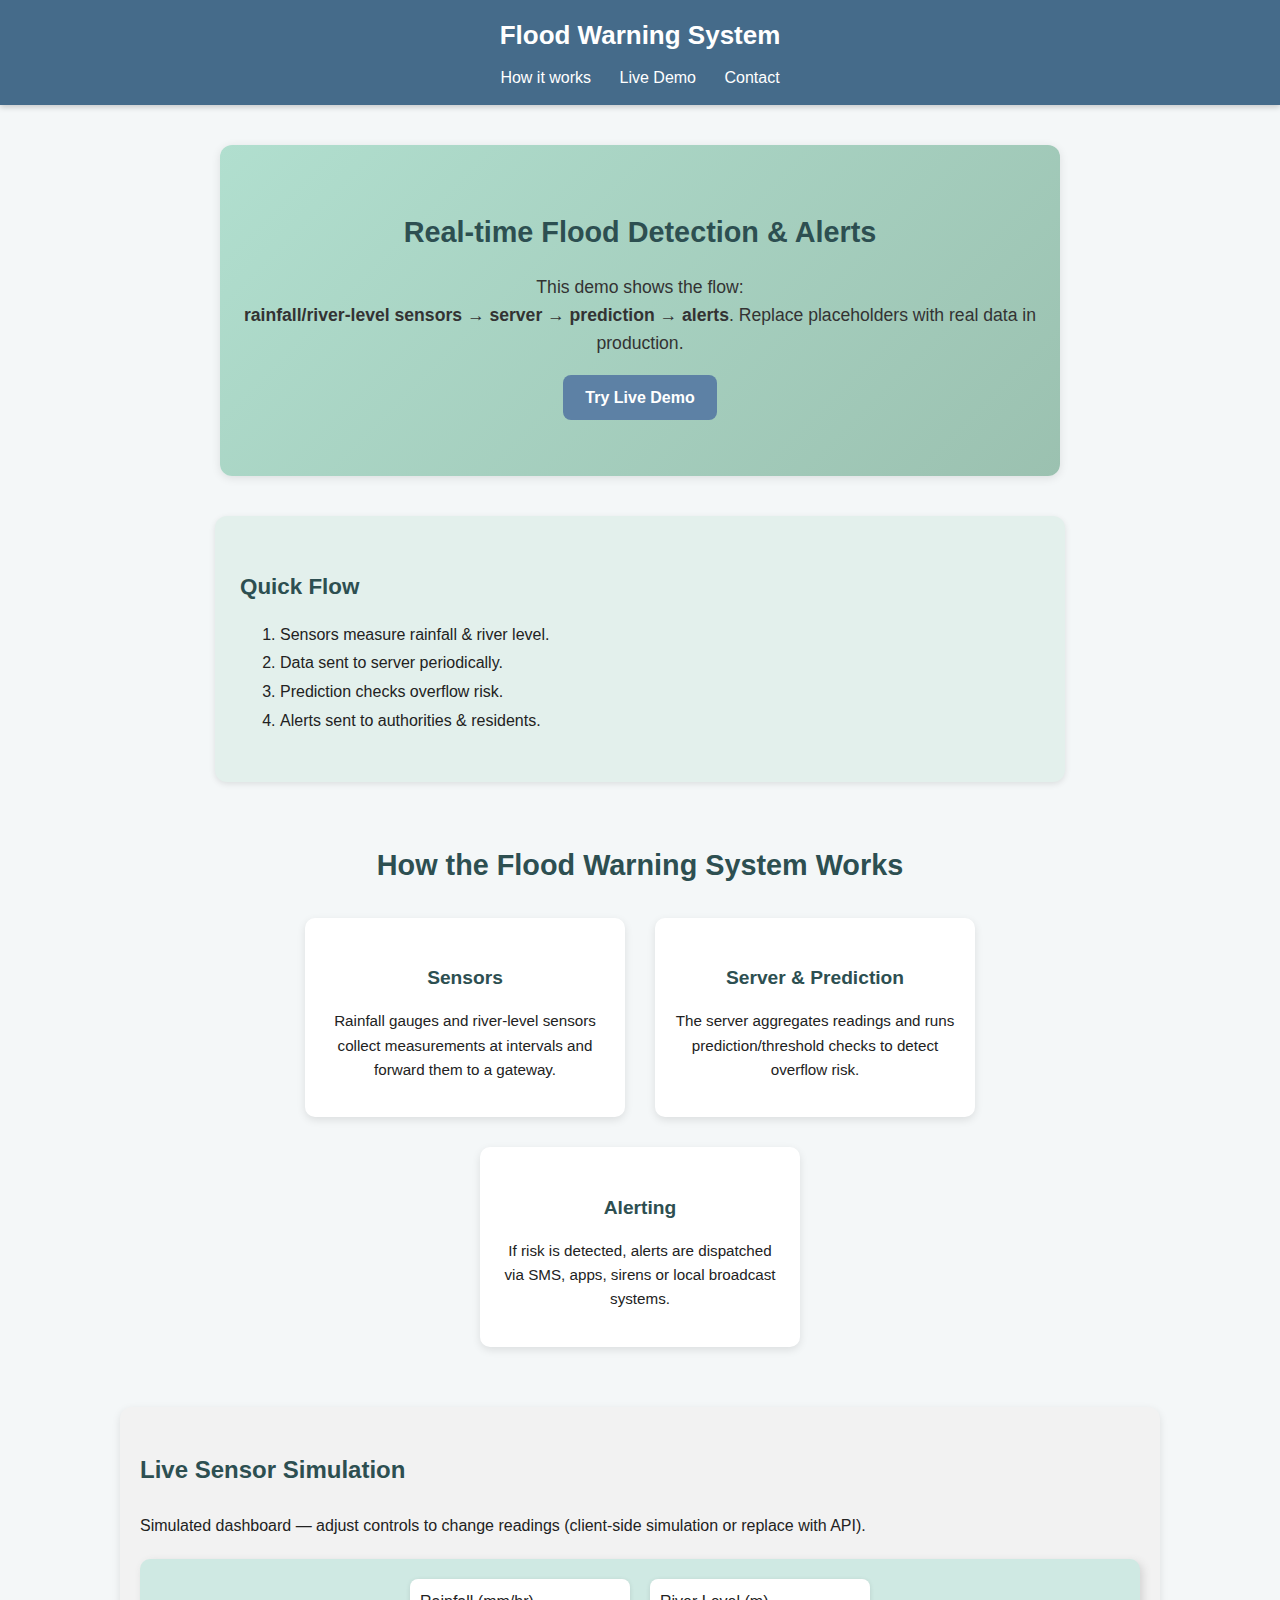
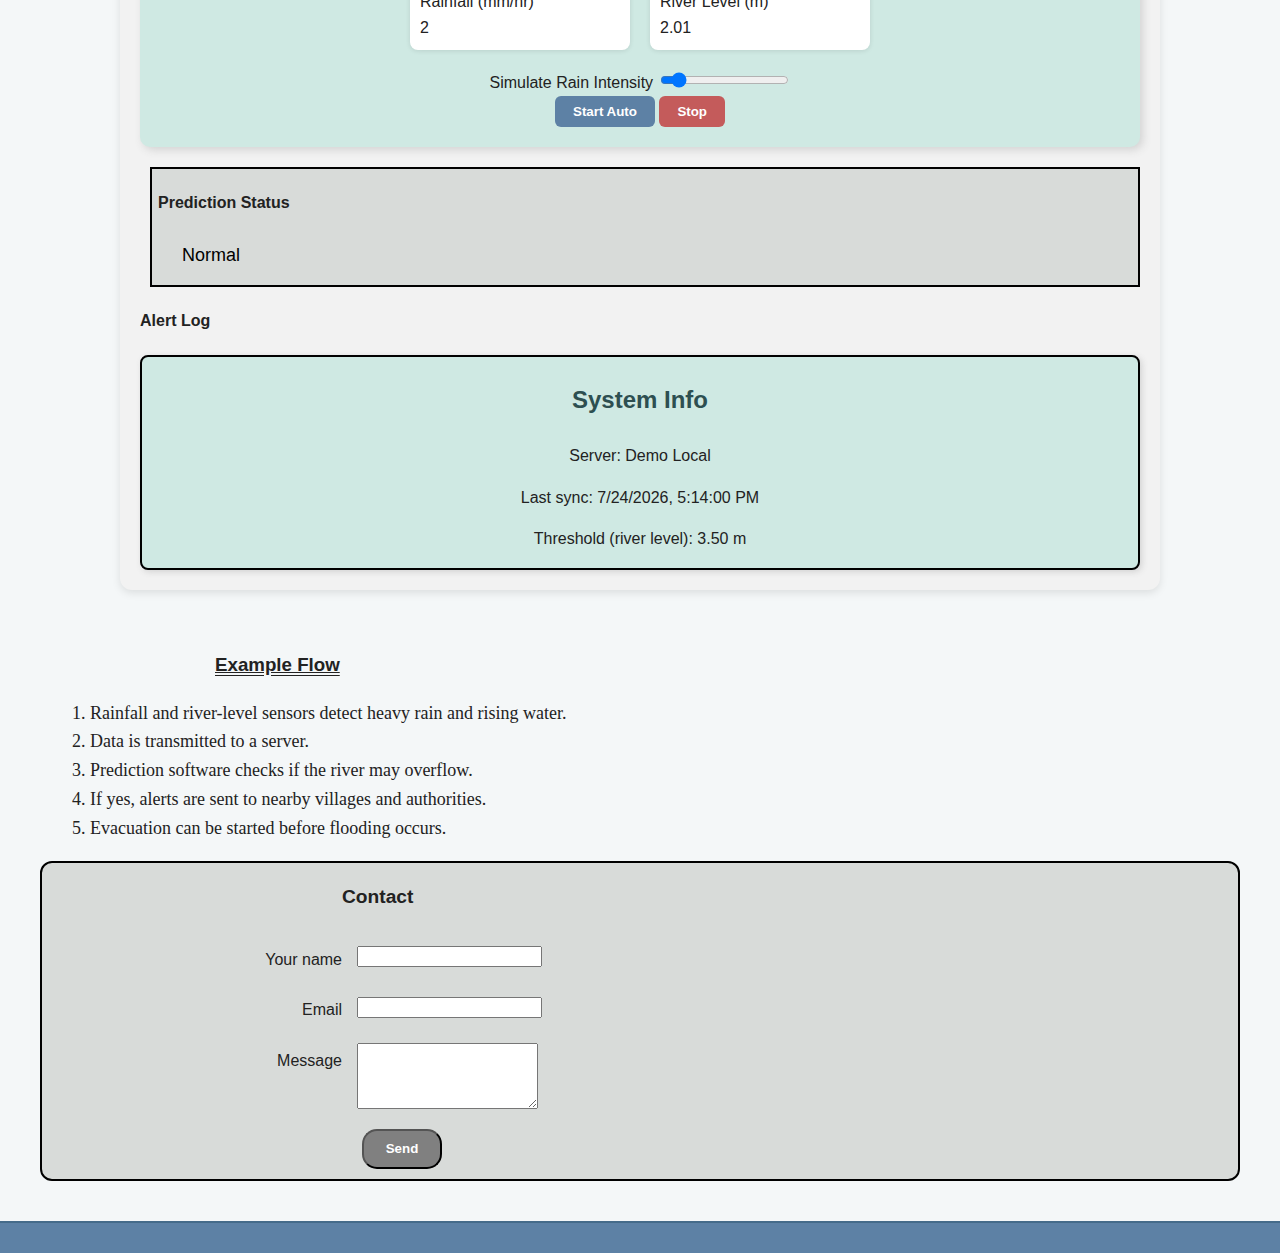
<file: index.html>
<!doctype html>
<html lang="en">
<head>
  <meta charset="utf-8" />
  <meta name="viewport" content="width=device-width, initial-scale=1" />
  <title>Flood Warning System — Demo</title>
   <link rel="stylesheet" href="style-cn.css"/>
  <meta name="description" content="Demo layout for a Flood Warning System: sensors → server → prediction → alerts. CSS will be applied separately." />
</head>
<body>

  <header class="site-header">
    <div class="container header-inner">
      <h1 class="site-title">Flood Warning System</h1>
      <nav class="main-nav" aria-label="Main navigation">
        <a href="#how" class="nav-link">How it works</a>
        <a href="#live" class="nav-link">Live Demo</a>
        <a href="#contact" class="nav-link">Contact</a>
      </nav>
    </div>
  </header>

  <main class="container">
<div class="hero-container">
  <section id="hero">
    <div class="hero-content">
      <h2 class="hero-title">Real-time Flood Detection & Alerts</h2>
      <p class="hero-lead">
        This demo shows the flow: <br>
        <strong>rainfall/river-level sensors → server → prediction → alerts</strong>.
        Replace placeholders with real data in production.
      </p>
      <p><a href="#live" class="cta-button">Try Live Demo</a></p>
    </div>
  </section>

  <section id="quick">
    <div class="hero-div">
      <h3 class="quick-flow-title">Quick Flow</h3>
      <ol class="quick-flow-list">
        <li>Sensors measure rainfall & river level.</li>
        <li>Data sent to server periodically.</li>
        <li>Prediction checks overflow risk.</li>
        <li>Alerts sent to authorities & residents.</li>
      </ol>
    </div>
  </section>
</div>




    <!-- Hero -->
    <!-- <section id="hero" class="hero">
      <div class="hero-content">
        <h2 class="hero-title">Real-time Flood Detection &amp; Alerts</h2>
        <p class="hero-lead">This demo shows the flow: <br><strong>rainfall/river-level sensors → server → prediction → alerts</strong>. Replace placeholders with real data in production.</p>
        <p><a href="#live" class="cta-button">Try Live Demo</a></p>
      </div>
      </section>
    <section id="quick" class="quick">
      <div class="hero-div">
        <h3 class="quick-flow-title">Quick Flow</h3>
        <ol class="quick-flow-list">
          <li>Sensors measure rainfall &amp; river level.</li>
          <li>Data sent to server periodically.</li>
          <li>Prediction checks overflow risk.</li>
          <li>Alerts sent to authorities &amp; residents.</li>
        </ol>
    </div>
    </section> -->

    <!-- How it works -->
    <section id="how" class="how-it-works">
      <h2>How the Flood Warning System Works</h2>
      <div class="cards">
        <article class="card">
          <h4 class="card-title">Sensors</h4>
          <p class="card-text">Rainfall gauges and river-level sensors collect measurements at intervals and forward them to a gateway.</p>
        </article>

        <article class="card">
          <h4 class="card-title">Server &amp; Prediction</h4>
          <p class="card-text">The server aggregates readings and runs prediction/threshold checks to detect overflow risk.</p>
        </article>

        <article class="card">
          <h4 class="card-title">Alerting</h4>
          <p class="card-text">If risk is detected, alerts are dispatched via SMS, apps, sirens or local broadcast systems.</p>
        </article>
      </div>
    </section>

    <!-- Live Demo (structure only) -->
    <section id="live" class="live-demo">
      <div class="live-grid">
        <div class="dashboard">
          <h3 class="dashboard-title">Live Sensor Simulation</h3>
          <p class="dashboard-desc">Simulated dashboard — adjust controls to change readings (client-side simulation or replace with API).</p>
          
          <div class="metrics">
            <div class="metric-flex">
            <div class="metric-rainfall">
              <label for="rain-value">Rainfall (mm/hr)</label>
              <div id="rain-value" class="metric-value">0</div>
            </div>

            <div class="metric-river-level">
              <label for="level-value">River Level (m)</label>
              <div id="level-value" class="metric-value">0.00</div>
            </div>
            </div>
          
          <div class="controls">
            <label for="intensity">Simulate Rain Intensity</label>
            <input id="intensity" name="intensity" type="range" min="0" max="100" value="10" />
            <div class="control-buttons">
              <button id="start" type="button" class="btn">Start Auto</button>
              <button id="stop" type="button" class="btn">Stop</button>
            </div>
          </div>
          </div>


          <div class="prediction">
            <h4>Prediction Status</h4>
            <div id="prediction" class="prediction-status">Normal</div>
          </div>

          <div class="alerts">
            <h4>Alert Log</h4>
            <ul id="alert-log" class="alert-log"></ul>
          </div>
        </div>

        <aside class="sidebar">
          <div id="alert-banner" class="alert-banner" aria-live="assertive" role="status"></div>

          <div class="system-info">
            <h3>System Info</h3>
            <p>Server: <span id="server-name">Demo Local</span></p>
            <p>Last sync: <span id="last-sync">—</span></p>
            <p>Threshold (river level): <span id="threshold">3.50 m</span></p>
          </div>
        </aside>
      </div>
    </section>

    <!-- Example Flow -->
    <section class="example-flow">
      <h3>Example Flow </h3>
      <ol class="steps">
        <li>Rainfall and river-level sensors detect heavy rain and rising water.</li>
        <li>Data is transmitted to a server.</li>
        <li>Prediction software checks if the river may overflow.</li>
        <li>If yes, alerts are sent to nearby villages and authorities.</li>
        <li>Evacuation can be started before flooding occurs.</li>
      </ol>
    </section>

    <!-- Contact -->
    <section id="contact" class="contact">
      <h3>Contact </h3>
      <form id="contact-form" class="contact-form" action="#" method="post" novalidate>
        <div class="form-row">
          <label for="name">Your name</label>
          <input id="name" name="name" type="text" />
        </div>

        <div class="form-row">
          <label for="email">Email</label>
          <input id="email" name="email" type="email" />
        </div>

        <div class="form-row">
          <label for="message">Message</label>
          <textarea id="message" name="message" rows="4"></textarea>
        </div>

        <div class="form-row">
          <button id="send" type="submit" class="btn-primary">Send</button>
        </div>
      </form>
    </section>
<script src="simulation.js"></script>
  </main>

   <footer class="site-footer">
  </footer> 
<script src="simulation.js"></script>
</body>
</html>
</file>
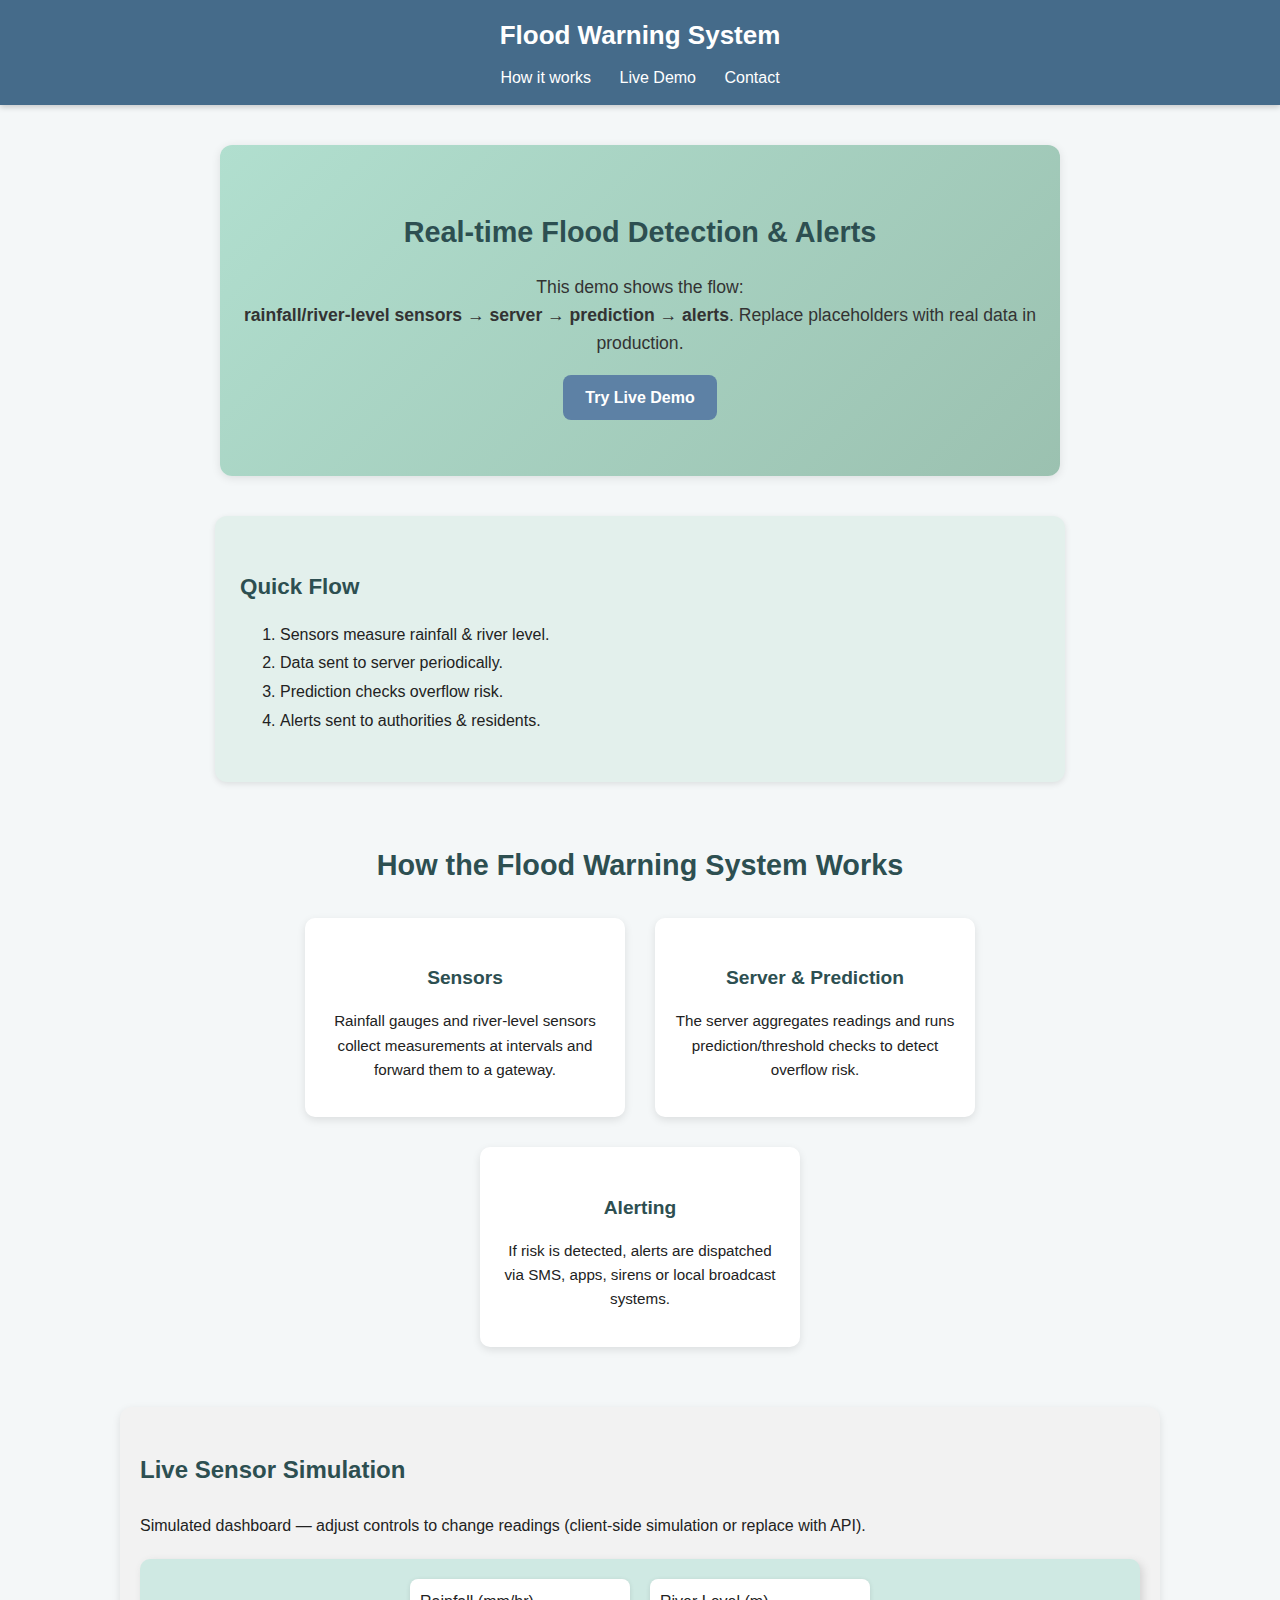
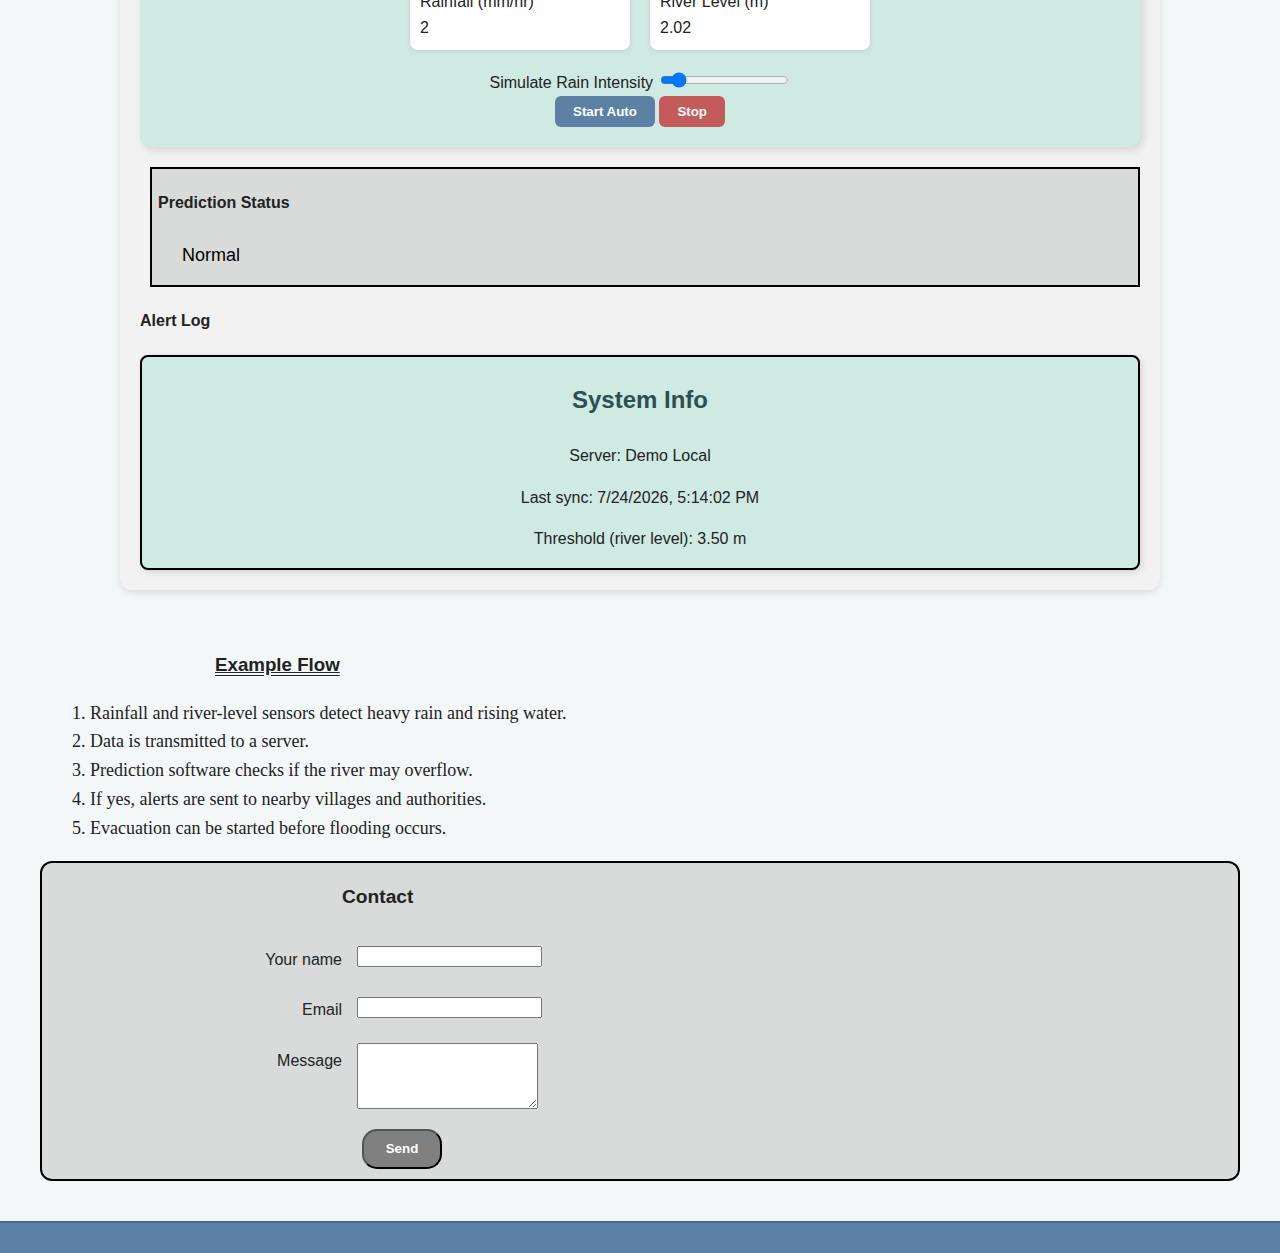
<file: Demo.html>
<!doctype html>
<html lang="en">
<head>
  <meta charset="utf-8" />
  <meta name="viewport" content="width=device-width, initial-scale=1" />
  <title>Flood Warning System — Demo</title>
   <link rel="stylesheet" href="style-cn.css"/>
  <meta name="description" content="Demo layout for a Flood Warning System: sensors → server → prediction → alerts. CSS will be applied separately." />
</head>
<body>

  <header class="site-header">
    <div class="container header-inner">
      <h1 class="site-title">Flood Warning System</h1>
      <nav class="main-nav" aria-label="Main navigation">
        <a href="#how" class="nav-link">How it works</a>
        <a href="#live" class="nav-link">Live Demo</a>
        <a href="#contact" class="nav-link">Contact</a>
      </nav>
    </div>
  </header>

  <main class="container">
<div class="hero-container">
  <section id="hero">
    <div class="hero-content">
      <h2 class="hero-title">Real-time Flood Detection & Alerts</h2>
      <p class="hero-lead">
        This demo shows the flow: <br>
        <strong>rainfall/river-level sensors → server → prediction → alerts</strong>.
        Replace placeholders with real data in production.
      </p>
      <p><a href="#live" class="cta-button">Try Live Demo</a></p>
    </div>
  </section>

  <section id="quick">
    <div class="hero-div">
      <h3 class="quick-flow-title">Quick Flow</h3>
      <ol class="quick-flow-list">
        <li>Sensors measure rainfall & river level.</li>
        <li>Data sent to server periodically.</li>
        <li>Prediction checks overflow risk.</li>
        <li>Alerts sent to authorities & residents.</li>
      </ol>
    </div>
  </section>
</div>




    <!-- Hero -->
    <!-- <section id="hero" class="hero">
      <div class="hero-content">
        <h2 class="hero-title">Real-time Flood Detection &amp; Alerts</h2>
        <p class="hero-lead">This demo shows the flow: <br><strong>rainfall/river-level sensors → server → prediction → alerts</strong>. Replace placeholders with real data in production.</p>
        <p><a href="#live" class="cta-button">Try Live Demo</a></p>
      </div>
      </section>
    <section id="quick" class="quick">
      <div class="hero-div">
        <h3 class="quick-flow-title">Quick Flow</h3>
        <ol class="quick-flow-list">
          <li>Sensors measure rainfall &amp; river level.</li>
          <li>Data sent to server periodically.</li>
          <li>Prediction checks overflow risk.</li>
          <li>Alerts sent to authorities &amp; residents.</li>
        </ol>
    </div>
    </section> -->

    <!-- How it works -->
    <section id="how" class="how-it-works">
      <h2>How the Flood Warning System Works</h2>
      <div class="cards">
        <article class="card">
          <h4 class="card-title">Sensors</h4>
          <p class="card-text">Rainfall gauges and river-level sensors collect measurements at intervals and forward them to a gateway.</p>
        </article>

        <article class="card">
          <h4 class="card-title">Server &amp; Prediction</h4>
          <p class="card-text">The server aggregates readings and runs prediction/threshold checks to detect overflow risk.</p>
        </article>

        <article class="card">
          <h4 class="card-title">Alerting</h4>
          <p class="card-text">If risk is detected, alerts are dispatched via SMS, apps, sirens or local broadcast systems.</p>
        </article>
      </div>
    </section>

    <!-- Live Demo (structure only) -->
    <section id="live" class="live-demo">
      <div class="live-grid">
        <div class="dashboard">
          <h3 class="dashboard-title">Live Sensor Simulation</h3>
          <p class="dashboard-desc">Simulated dashboard — adjust controls to change readings (client-side simulation or replace with API).</p>
          
          <div class="metrics">
            <div class="metric-flex">
            <div class="metric-rainfall">
              <label for="rain-value">Rainfall (mm/hr)</label>
              <div id="rain-value" class="metric-value">0</div>
            </div>

            <div class="metric-river-level">
              <label for="level-value">River Level (m)</label>
              <div id="level-value" class="metric-value">0.00</div>
            </div>
            </div>
          
          <div class="controls">
            <label for="intensity">Simulate Rain Intensity</label>
            <input id="intensity" name="intensity" type="range" min="0" max="100" value="10" />
            <div class="control-buttons">
              <button id="start" type="button" class="btn">Start Auto</button>
              <button id="stop" type="button" class="btn">Stop</button>
            </div>
          </div>
          </div>


          <div class="prediction">
            <h4>Prediction Status</h4>
            <div id="prediction" class="prediction-status">Normal</div>
          </div>

          <div class="alerts">
            <h4>Alert Log</h4>
            <ul id="alert-log" class="alert-log"></ul>
          </div>
        </div>

        <aside class="sidebar">
          <div id="alert-banner" class="alert-banner" aria-live="assertive" role="status"></div>

          <div class="system-info">
            <h3>System Info</h3>
            <p>Server: <span id="server-name">Demo Local</span></p>
            <p>Last sync: <span id="last-sync">—</span></p>
            <p>Threshold (river level): <span id="threshold">3.50 m</span></p>
          </div>
        </aside>
      </div>
    </section>

    <!-- Example Flow -->
    <section class="example-flow">
      <h3>Example Flow </h3>
      <ol class="steps">
        <li>Rainfall and river-level sensors detect heavy rain and rising water.</li>
        <li>Data is transmitted to a server.</li>
        <li>Prediction software checks if the river may overflow.</li>
        <li>If yes, alerts are sent to nearby villages and authorities.</li>
        <li>Evacuation can be started before flooding occurs.</li>
      </ol>
    </section>

    <!-- Contact -->
    <section id="contact" class="contact">
      <h3>Contact </h3>
      <form id="contact-form" class="contact-form" action="#" method="post" novalidate>
        <div class="form-row">
          <label for="name">Your name</label>
          <input id="name" name="name" type="text" />
        </div>

        <div class="form-row">
          <label for="email">Email</label>
          <input id="email" name="email" type="email" />
        </div>

        <div class="form-row">
          <label for="message">Message</label>
          <textarea id="message" name="message" rows="4"></textarea>
        </div>

        <div class="form-row">
          <button id="send" type="submit" class="btn-primary">Send</button>
        </div>
      </form>
    </section>
<script src="simulation.js"></script>
  </main>

   <footer class="site-footer">
  </footer> 
<script src="simulation.js"></script>
</body>
</html>
</file>
<file: style-cn.css>
/* ===== Base Reset ===== */
body {
  background-color: #f4f7f8;
  font-family: "Segoe UI", Arial, sans-serif;
  margin: 0;
  padding: 0;
  line-height: 1.6;
  color: #222;
}

/* ===== Header ===== */
header {
  background-color: #456b8a;
  color: white;
  padding: 15px 0;
  box-shadow: 0 2px 6px rgba(0,0,0,0.2);
}
header h1 {
  margin: 0;
  font-size: 26px;
  text-align: center;
}
header nav {
  margin-top: 8px;
  text-align: center;
}
header nav a {
  color: white;
  text-decoration: none;
  margin: 0 12px;
  font-weight: 500;
  transition: color 0.3s;
}
header nav a:hover {
  color: #cfe6f5;
}

/* ===== Hero Section ===== */
#hero {
  text-align: center;
  padding: 40px 20px;
  background: linear-gradient(135deg, #b1dfcf, #9bc1b0);
  border-radius: 12px;
  max-width: 800px;
  margin: 40px auto;
  box-shadow: 0 2px 10px rgba(0,0,0,0.1);
  transition: transform 0.3s ease;
}
#hero:hover {
  transform: scale(1.01);
}

.hero-title {
  font-size: 1.8rem;
  margin-bottom: 10px;
  color: #2d4f51;
}
.hero-lead {
  font-size: 1.1rem;
  color: #333;
}
.cta-button {
  display: inline-block;
  background-color: #5d81a5;
  color: white;
  padding: 10px 22px;
  border-radius: 8px;
  text-decoration: none;
  font-weight: 600;
  transition: all 0.3s;
}
.cta-button:hover {
  background-color: #456b8a;
}

/* ===== Quick Flow Section ===== */
#quick {
  text-align: left;
  background: #e3f0ec;
  border-radius: 12px;
  padding: 30px 25px;
  max-width: 800px;
  margin: 20px auto;
  box-shadow: 0 2px 6px rgba(0,0,0,0.1);
}
.quick-flow-title {
  font-size: 1.4rem;
  color: #2d4f51;
  margin-bottom: 10px;
}
.quick-flow-list {
  line-height: 1.8;
  font-size: 1rem;
}

/* ===== Cards (How It Works) ===== */
#how h2 {
  text-align: center;
  font-size: 1.8rem;
  color: #2d4f51;
  margin-top: 60px;
}
.cards {
  display: flex;
  justify-content: center;
  gap: 30px;
  flex-wrap: wrap;
  margin: 30px auto 60px;
  max-width: 1000px;
}
.card {
  background-color: white;
  border-radius: 10px;
  box-shadow: 0 3px 8px rgba(0,0,0,0.1);
  padding: 20px;
  width: 280px;
  text-align: center;
  transition: transform 0.3s, box-shadow 0.3s;
}
.card:hover {
  transform: translateY(-5px);
  box-shadow: 0 6px 16px rgba(0,0,0,0.15);
}
.card-title {
  font-size: 1.2rem;
  margin-bottom: 8px;
  color: #2d4f51;
}
.card-text {
  font-size: 0.95rem;
}

/* ===== Live Demo Section ===== */
#live {
  background: #f2f2f2;
  border-radius: 12px;
  box-shadow: 0 3px 8px rgba(0,0,0,0.1);
  padding: 20px;
  max-width: 1000px;
  margin: 60px auto;
  
}
.live-grid h3 {
  font-size: 1.5rem;
  color: #2d4f51;
}
.metrics {
  background-color: #cfe9e3;
  border-radius: 10px;
  padding: 20px;
  margin: 20px 0;
  box-shadow:3px 3px 8px lightgrey;
}
.metric-flex {
  display: flex;
  justify-content: center;
  gap: 20px;
  flex-wrap: wrap;
}
.metric-rainfall,
.metric-river-level {
  background-color: white;
  padding: 10px;
  border-radius: 8px;
  width: 200px;
  box-shadow: 0 1px 5px rgba(0,0,0,0.1);
}
.controls {
  margin-top: 20px;
  text-align: center;
}
#start, #stop {
  padding: 8px 18px;
  border: none;
  border-radius: 6px;
  font-weight: 600;
  cursor: pointer;
  transition: all 0.3s ease;
}
#start {
  background-color: #5d81a5;
  color: white;
}
#stop {
  background-color: #c45b5b;
  color: white;
}
#start:hover { background-color: #456b8a; }
#stop:hover { background-color: #a13d3d; }

/* ===== Footer ===== */
 footer {
  background-color: #5d81a5;
  color: white;
  padding: 15px 0;
  margin-top: 40px;
  border-top: 2px solid #456b8a;
  font-size: 0.9rem;
} 

/* ===== Responsive ===== */
@media (max-width: 768px) {
  header nav {
    display: block;
    text-align: center;
  }
  .cards {
    flex-direction: column;
    align-items: center;
  }
  #hero, #quick, #live {
    width: 90%;
  }
}
.prediction{
    border: 2px solid black;
    margin-left:10px;
    padding-left:6px;
    background-color:#d8dbd9;
    padding-bottom: 5px;
}
.prediction-status{
    margin-left:20px;
    padding:4px;
    margin-bottom:6px;
    font-style:bold;
    font-family:'Franklin Gothic Medium', 'Arial Narrow', Arial, sans-serif;
    font-size:large;
}
.system-info{
    background-color:#cfe9e3;
    border:2px solid black;
    border-radius:8px;
    margin-top:20px;
    text-align:center;
    box-shadow:2px 2px 6px lightgrey;
}
.system-info h3{
    font-weight: bold;
    font-family:'Franklin Gothic Medium', 'Arial Narrow', Arial, sans-serif;
}
.example-flow{
    margin-left:50px;
    margin-top:40px;
}
.example-flow h3{
    margin-left:165px;
    text-decoration:double underline;
}
.steps{
    font-family:'Times New Roman', Times, serif;
    font-size:large;
}
#contact{
    border:2px solid black;
    background-color:#d8dbd9;
    margin-left:40px;
    margin-right:40px;
    border-radius:12px;
}
.contact h3{
    margin-left:300px;
    font-size:larger;
}
.form-row{
    margin-left:200px;
    padding:10px;
}
.form-row {
    display: flex;
    align-items: center;
    padding: 10px 0;
}
.form-row label {
    width: 100px;
    min-width: 80px;
    text-align: right;
    margin-right: 15px;
    align-self: flex-start;
    padding-top: 5px;
}

#send{
    padding:5px;
    background-color:grey;
    color:white;
    font-weight:600;
    border-radius:15px;
    height:40px;
    width:80px;
    margin-left:120px;
}
#send:hover{
    background-color:#5d81a5;
    opacity:0.5;
}
</file>
